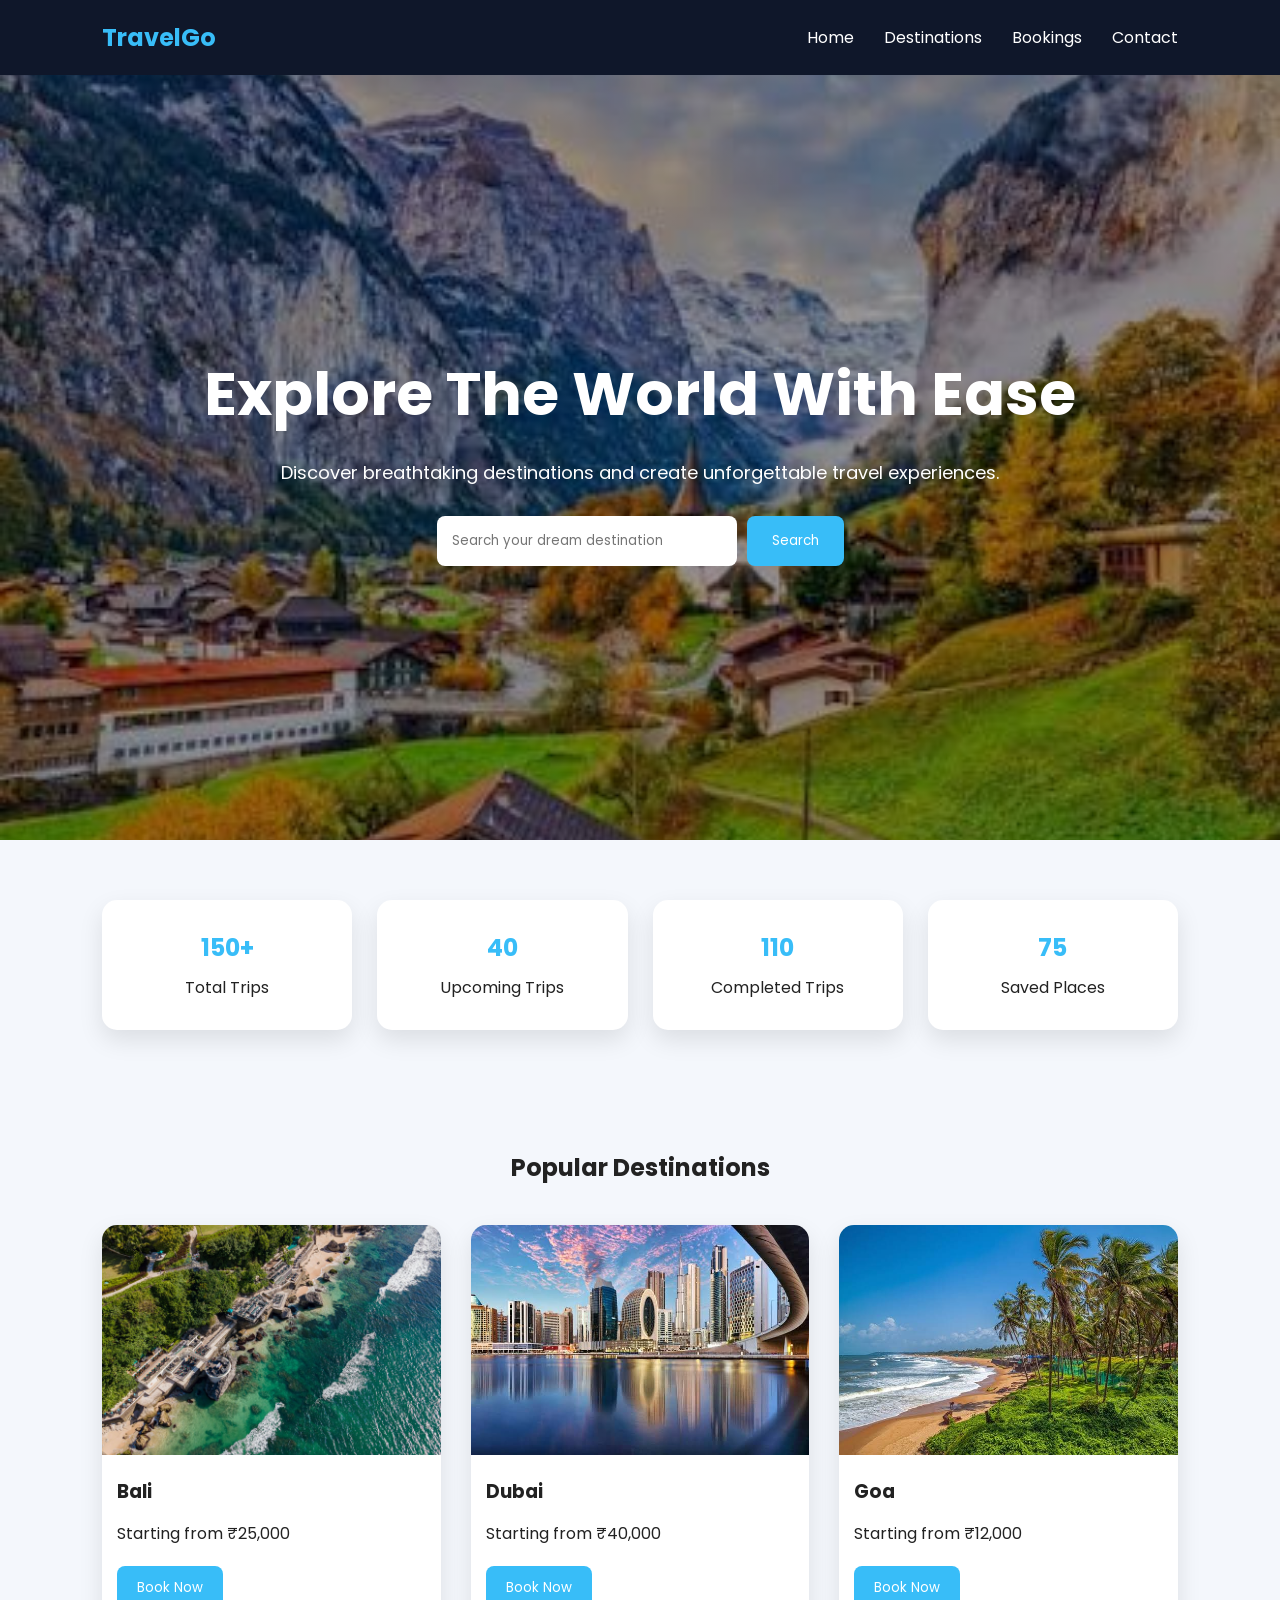
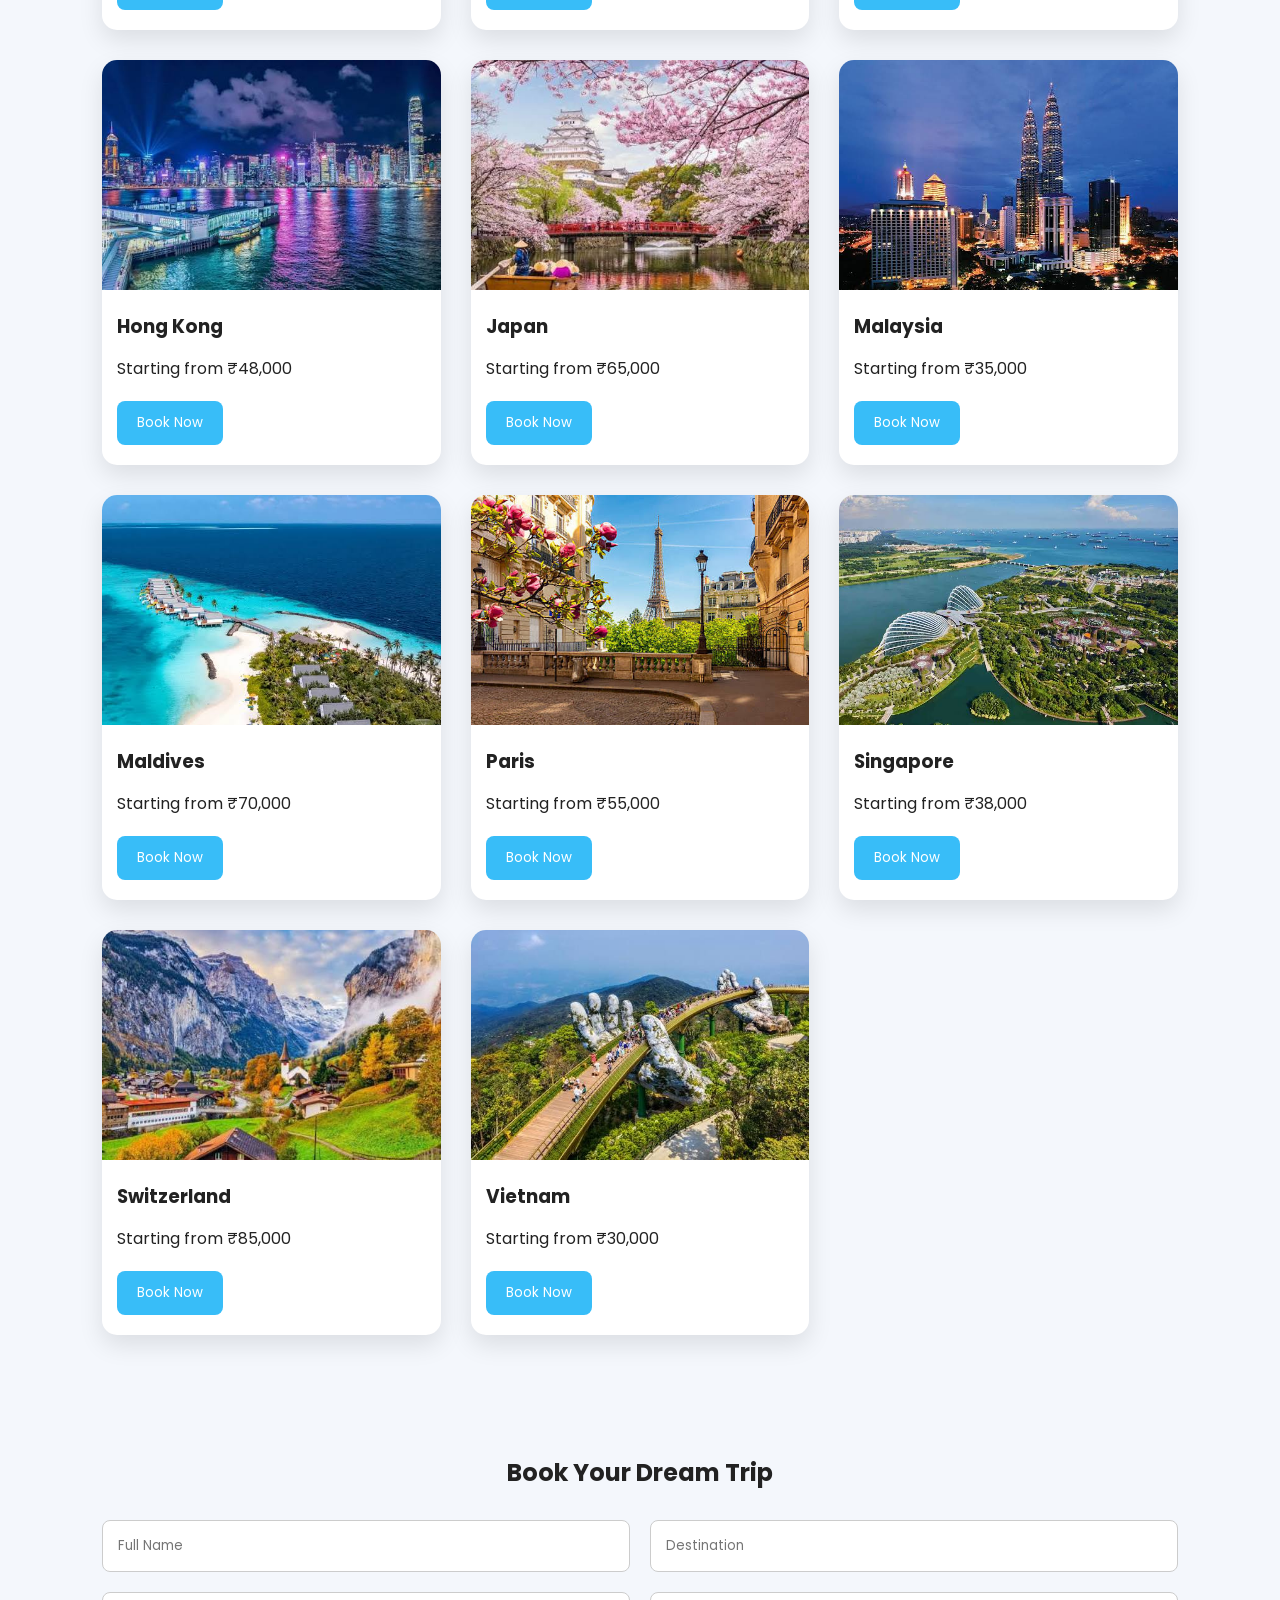
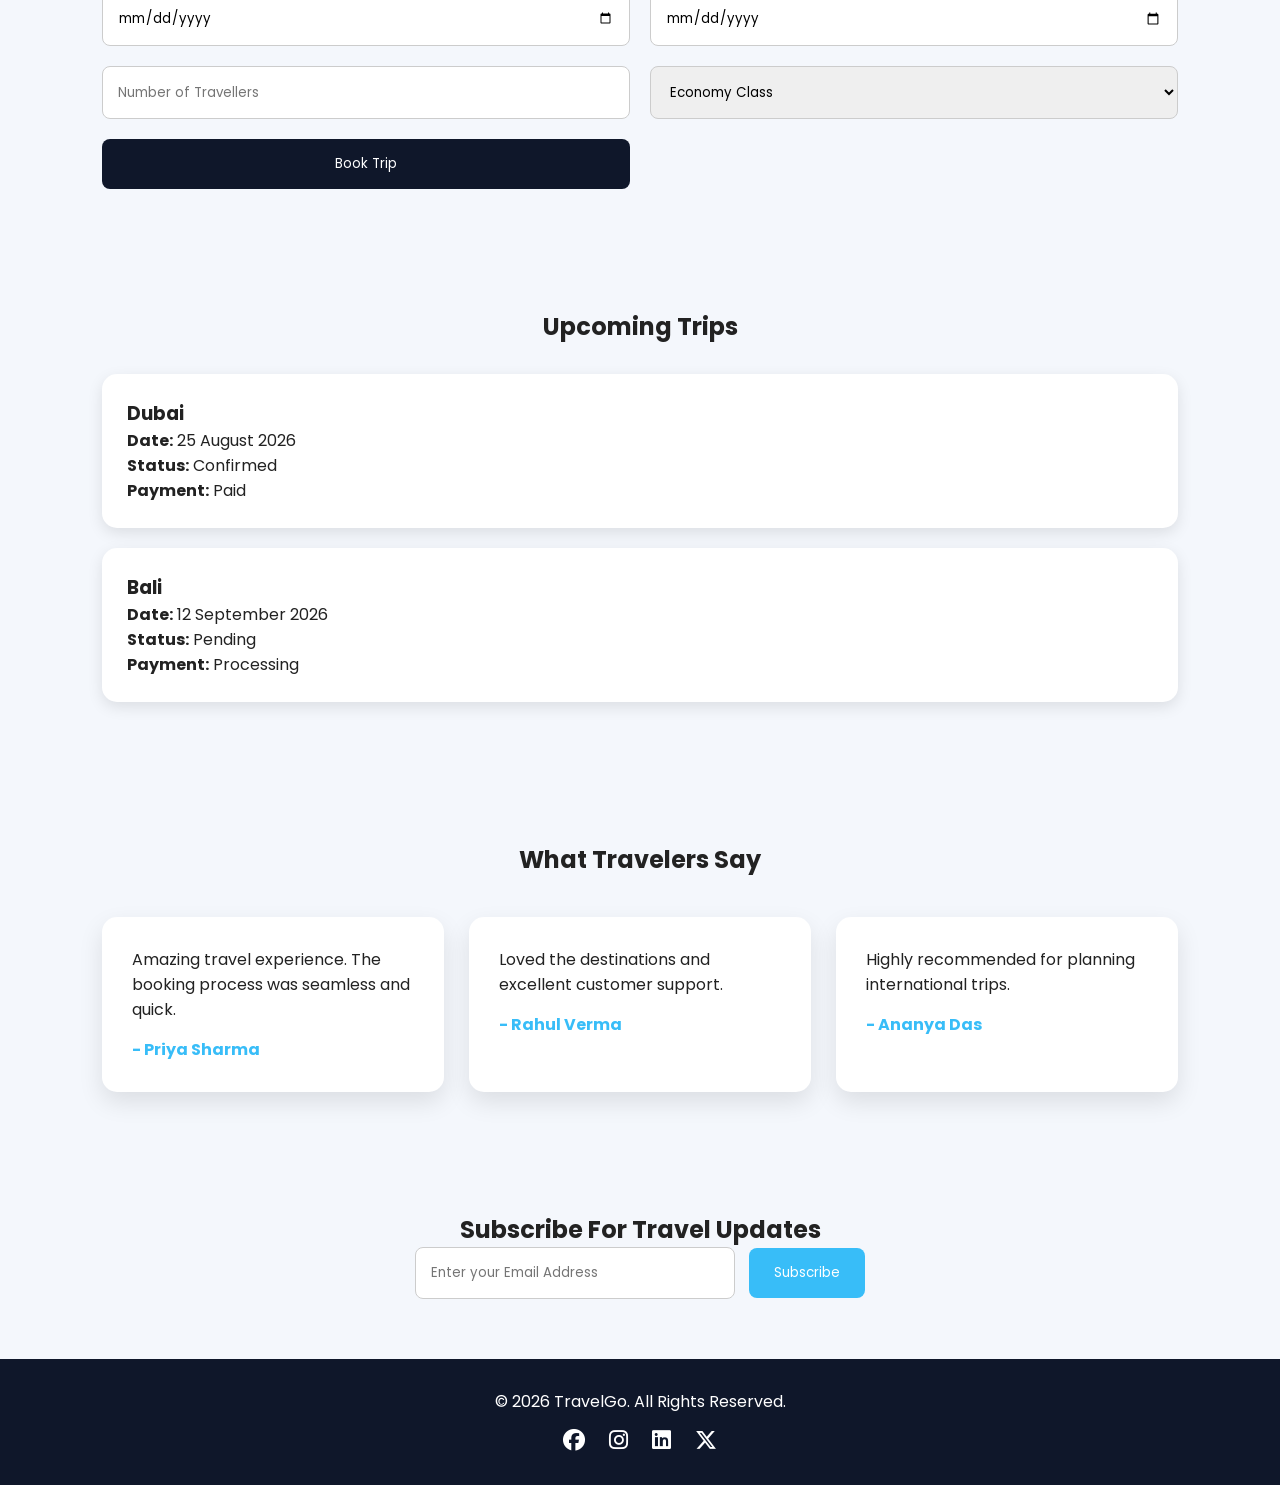
<file: index.html>
<!DOCTYPE html>
<html lang="en">

<head>
    <meta charset="UTF-8">
    <meta name="viewport" content="width=device-width, initial-scale=1.0">
    <title>TravelGo - Travel Booking Dashboard</title>
    <link rel="stylesheet" href="style.css">
    <link rel="icon" type="image/png" href="images/favicon.png">

    <!-- Font Awesome Icons -->
    <link rel="stylesheet"
        href="https://cdnjs.cloudflare.com/ajax/libs/font-awesome/6.7.2/css/all.min.css">
</head>

<body>

    <!-- ================= NAVBAR ================= -->

    <header>
        <nav class="navbar">

            <h2 class="logo">TravelGo</h2>

            <ul class="nav-links">
                <li><a href="#hero">Home</a></li>
                <li><a href="#destinations">Destinations</a></li>
                <li><a href="#booking">Bookings</a></li>
                <li><a href="#contact">Contact</a></li>
            </ul>

            <div class="menu-btn">
                <i class="fa-solid fa-bars"></i>
            </div>

        </nav>
    </header>


    <!-- ================= HERO SECTION ================= -->

    <section class="hero" id="hero">

        <div class="hero-content">

            <h1>Explore The World With Ease</h1>

            <p>
                Discover breathtaking destinations and create unforgettable travel experiences.
            </p>

            <div class="search-box">

               <input type="text"
                id="searchInput"
                placeholder="Search your dream destination">

                <button>Search</button>

            </div>

        </div>

    </section>



    <!-- ================= DASHBOARD CARDS ================= -->

    <section class="stats">

        <div class="card">
            <h2>150+</h2>
            <p>Total Trips</p>
        </div>

        <div class="card">
            <h2>40</h2>
            <p>Upcoming Trips</p>
        </div>

        <div class="card">
            <h2>110</h2>
            <p>Completed Trips</p>
        </div>

        <div class="card">
            <h2>75</h2>
            <p>Saved Places</p>
        </div>

    </section>



    <!-- ================= DESTINATIONS ================= -->

    <section class="destinations" id="destinations">

        <h2>Popular Destinations</h2>

        <div class="destination-grid" id="destinationGrid">


            <!-- Bali -->

            <div class="destination-card">
                <img src="images/bali.jpg" alt="Bali">
                <h3 class="destination-name">Bali</h3>
                <p>Starting from ₹25,000</p>
                <button>Book Now</button>
            </div>


            <!-- Dubai -->

            <div class="destination-card">
                <img src="images/dubai.jpeg" alt="Dubai">
                <h3 class="destination-name">Dubai</h3>
                <p>Starting from ₹40,000</p>
                <button>Book Now</button>
            </div>


            <!-- Goa -->

            <div class="destination-card">
                <img src="images/goa.jpeg" alt="Goa">
               <h3 class="destination-name">Goa</h3>
                <p>Starting from ₹12,000</p>
                <button>Book Now</button>
            </div>


            <!-- Hong Kong -->

            <div class="destination-card">
                <img src="images/hongkong.jpeg" alt="Hong Kong">
                <h3 class="destination-name">Hong Kong</h3>
                <p>Starting from ₹48,000</p>
                <button>Book Now</button>
            </div>


            <!-- Japan -->

            <div class="destination-card">
                <img src="images/japan.jpeg" alt="Japan">
                <h3 class="destination-name">Japan</h3>
                <p>Starting from ₹65,000</p>
                <button>Book Now</button>
            </div>


            <!-- Malaysia -->

            <div class="destination-card">
                <img src="images/malaysia.jpeg" alt="Malaysia">
                <h3 class="destination-name">Malaysia</h3>
                <p>Starting from ₹35,000</p>
                <button>Book Now</button>
            </div>


            <!-- Maldives -->

            <div class="destination-card">
                <img src="images/maldives.jpeg" alt="Maldives">
                <h3 class="destination-name">Maldives</h3>
                <p>Starting from ₹70,000</p>
                <button>Book Now</button>
            </div>


            <!-- Paris -->

            <div class="destination-card">
                <img src="images/paris.jpeg" alt="Paris">
                <h3 class="destination-name">Paris</h3>
                <p>Starting from ₹55,000</p>
                <button>Book Now</button>
            </div>


            <!-- Singapore -->

            <div class="destination-card">
                <img src="images/singapore.jpeg" alt="Singapore">
                <h3 class="destination-name">Singapore</h3>
                <p>Starting from ₹38,000</p>
                <button>Book Now</button>
            </div>


            <!-- Switzerland -->

            <div class="destination-card">
                <img src="images/switzerland.jpeg" alt="Switzerland">
                <h3 class="destination-name">Switzerland</h3>
                <p>Starting from ₹85,000</p>
                <button>Book Now</button>
            </div>


            <!-- Vietnam -->

            <div class="destination-card">
                <img src="images/vietnam.jpeg" alt="Vietnam">
                <h3 class="destination-name">Vietnam</h3>
                <p>Starting from ₹30,000</p>
                <button>Book Now</button>
            </div>

        </div>

    </section>



    <!-- ================= BOOKING FORM ================= -->

    <section class="booking" id="booking">

        <h2>Book Your Dream Trip</h2>

        <form id="bookingForm">

            <input type="text" placeholder="Full Name" required>

            <input type="text" placeholder="Destination" required>

            <input type="date" required>

            <input type="date" required>

            <input type="number" placeholder="Number of Travellers" required>

            <select required>
                <option>Economy Class</option>
                <option>Business Class</option>
                <option>First Class</option>
            </select>

            <button type="submit">
                Book Trip
            </button>

        </form>

    </section>



    <!-- ================= UPCOMING TRIPS ================= -->

    <section class="trips">

        <h2>Upcoming Trips</h2>

        <div class="trip-card">
            <h3>Dubai</h3>
            <p><strong>Date:</strong> 25 August 2026</p>
            <p><strong>Status:</strong> Confirmed</p>
            <p><strong>Payment:</strong> Paid</p>
        </div>


        <div class="trip-card">
            <h3>Bali</h3>
            <p><strong>Date:</strong> 12 September 2026</p>
            <p><strong>Status:</strong> Pending</p>
            <p><strong>Payment:</strong> Processing</p>
        </div>

    </section>



    <!-- ================= TESTIMONIALS ================= -->

    <section class="reviews">

        <h2>What Travelers Say</h2>

        <div class="review-container">

            <div class="review-card">
                <p>
                    Amazing travel experience. The booking process was seamless and quick.
                </p>
                <h4>- Priya Sharma</h4>
            </div>


            <div class="review-card">
                <p>
                    Loved the destinations and excellent customer support.
                </p>
                <h4>- Rahul Verma</h4>
            </div>


            <div class="review-card">
                <p>
                    Highly recommended for planning international trips.
                </p>
                <h4>- Ananya Das</h4>
            </div>

        </div>

    </section>



    <!-- ================= NEWSLETTER ================= -->

    <section class="newsletter">

        <h2>Subscribe For Travel Updates</h2>

        <input type="email" placeholder="Enter your Email Address">

        <button>Subscribe</button>

    </section>



    <!-- ================= FOOTER ================= -->

    <footer id="contact">

        <p>
            © 2026 TravelGo. All Rights Reserved.
        </p>

        <div class="social-icons">

            <i class="fa-brands fa-facebook"></i>
            <i class="fa-brands fa-instagram"></i>
            <i class="fa-brands fa-linkedin"></i>
            <i class="fa-brands fa-x-twitter"></i>

        </div>

    </footer>


    <!-- JavaScript -->
    <script src="script.js"></script>

</body>

</html>
</file>
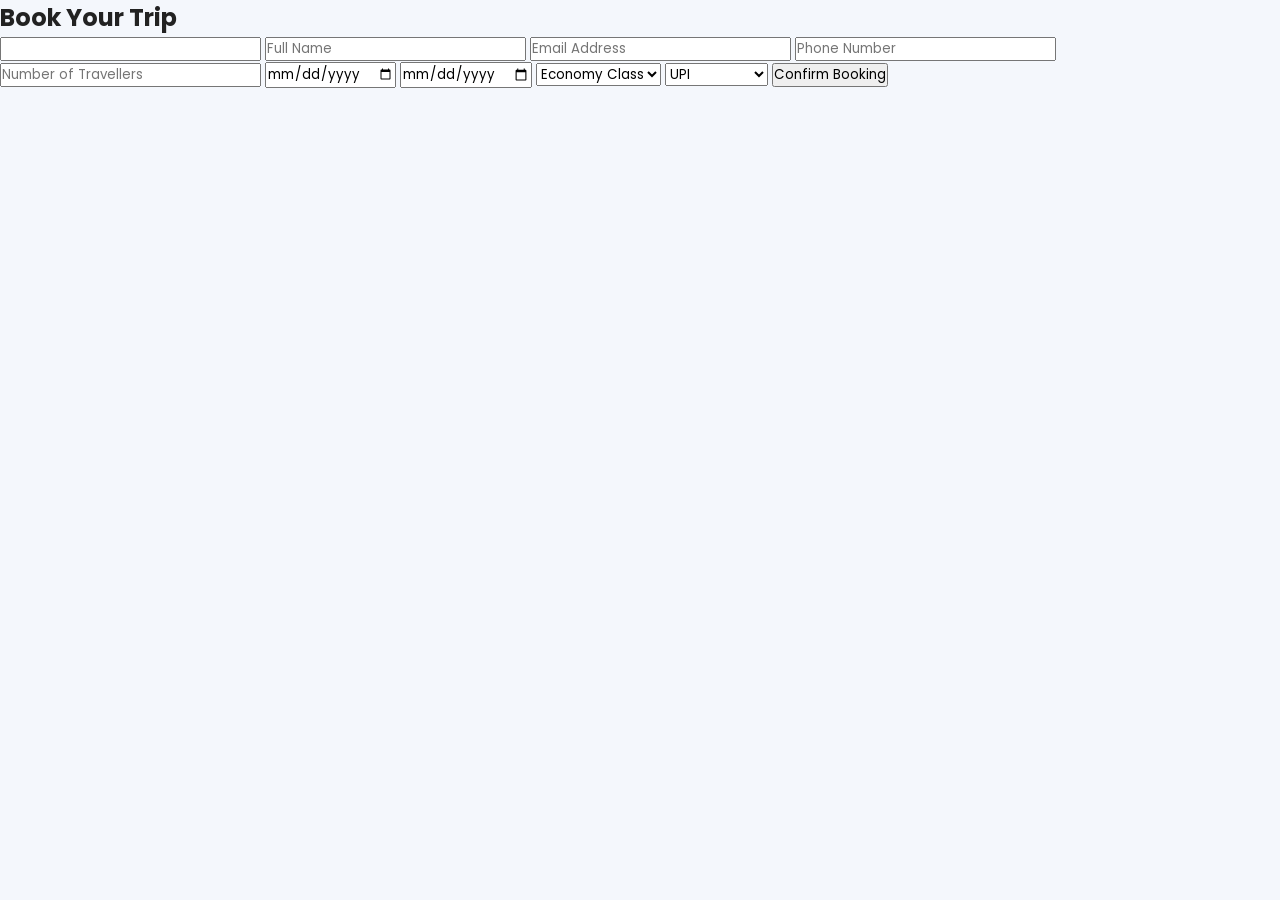
<file: booking.html>
<!DOCTYPE html>
<html lang="en">

<head>
    <meta charset="UTF-8">
    <meta name="viewport" content="width=device-width, initial-scale=1.0">
    <title>Book Your Trip - TravelGo</title>

    <link rel="stylesheet" href="style.css">

    <link rel="stylesheet"
        href="https://cdnjs.cloudflare.com/ajax/libs/font-awesome/6.7.2/css/all.min.css">

</head>

<body>

    <section class="booking-page">

        <div class="booking-card">

            <h1>Book Your Trip</h1>

            <!-- Destination Name -->
            <input type="text"
                id="selectedDestination"
                readonly>

            <!-- Full Name -->
            <input type="text"
                placeholder="Full Name"
                required>

            <!-- Email -->
            <input type="email"
                placeholder="Email Address"
                required>

            <!-- Phone Number -->
            <input type="tel"
                placeholder="Phone Number"
                required>

            <!-- Number of Travellers -->
            <input type="number"
                placeholder="Number of Travellers"
                required>

            <!-- Check In -->
            <input type="date"
                required>

            <!-- Check Out -->
            <input type="date"
                required>

            <!-- Travel Class -->
            <select required>

                <option>Economy Class</option>
                <option>Business Class</option>
                <option>First Class</option>

            </select>


            <!-- Payment Method -->

            <select required>

                <option>UPI</option>
                <option>Credit Card</option>
                <option>Debit Card</option>
                <option>Net Banking</option>

            </select>


            <!-- Confirm Booking -->

            <button id="confirmBooking">
    Confirm Booking
</button>

<p id="bookingMessage"></p>

        </div>

    </section>


    <script src="script.js"></script>

</body>

</html>
</file>
<file: style.css>
/* GOOGLE FONT */

@import url('https://fonts.googleapis.com/css2?family=Poppins:wght@300;400;500;600;700&display=swap');

*{
    margin:0;
    padding:0;
    box-sizing:border-box;
    font-family:'Poppins',sans-serif;
}

html{
    scroll-behavior:smooth;
}

body{
    background:#f4f7fc;
    color:#222;
}


/* NAVBAR */

.navbar{
    display:flex;
    justify-content:space-between;
    align-items:center;
    padding:20px 8%;
    background:#0f172a;
    color:white;
    position:sticky;
    top:0;
    z-index:100;
}

.logo{
    color:#38bdf8;
    cursor:pointer;
}

.nav-links{
    display:flex;
    gap:30px;
    list-style:none;
}

.nav-links a{
    text-decoration:none;
    color:white;
    transition:0.3s;
}

.nav-links a:hover{
    color:#38bdf8;
}

.menu-btn{
    display:none;
    font-size:25px;
    cursor:pointer;
}


/* HERO SECTION */

.hero{
    min-height:85vh;
    background:linear-gradient(rgba(0,0,0,0.4),
    rgba(0,0,0,0.4)),
    url("images/switzerland.jpeg");

    background-size:cover;
    background-position:center;
    display:flex;
    justify-content:center;
    align-items:center;
    text-align:center;
    padding:20px;
}

.hero-content{
    color:white;
}

.hero-content h1{
    font-size:60px;
    margin-bottom:20px;
}

.hero-content p{
    font-size:18px;
    margin-bottom:30px;
}

.search-box{
    display:flex;
    justify-content:center;
    gap:10px;
    flex-wrap:wrap;
}

.search-box input{
    padding:15px;
    width:300px;
    border:none;
    border-radius:8px;
}

.search-box button{
    padding:15px 25px;
    border:none;
    border-radius:8px;
    background:#38bdf8;
    color:white;
    cursor:pointer;
}

.search-box button:hover{
    background:#0284c7;
}


/* DASHBOARD CARDS */

.stats{
    display:grid;
    grid-template-columns:repeat(auto-fit,minmax(220px,1fr));
    gap:25px;
    padding:60px 8%;
}

.card{
    background:white;
    padding:30px;
    text-align:center;
    border-radius:15px;
    box-shadow:0 10px 25px rgba(0,0,0,0.1);
}

.card h2{
    color:#38bdf8;
    margin-bottom:10px;
}


/* DESTINATIONS */

.destinations{
    padding:60px 8%;
}

.destinations h2{
    text-align:center;
    margin-bottom:40px;
}

.destination-grid{
    display:grid;
    grid-template-columns:repeat(auto-fit,minmax(280px,1fr));
    gap:30px;
}

.destination-card{
    background:white;
    border-radius:15px;
    overflow:hidden;
    box-shadow:0 10px 25px rgba(0,0,0,0.1);
    transition:0.4s;
}

.destination-card:hover{
    transform:translateY(-8px);
}

.destination-card img{
    width:100%;
    height:230px;
    object-fit:cover;
}

.destination-card h3{
    padding:15px;
}

.destination-card p{
    padding:0 15px;
}

.destination-card button{
    margin:20px 15px;
    padding:12px 20px;
    border:none;
    background:#38bdf8;
    color:white;
    border-radius:8px;
    cursor:pointer;
}
 
.destination-card:hover{
    transform: translateY(-10px);
    box-shadow: 0 15px 30px rgba(0,0,0,0.15);
}

/* BOOKING FORM */

.booking{
    padding:60px 8%;
}

.booking h2{
    text-align:center;
    margin-bottom:30px;
}

#bookingForm{
    display:grid;
    grid-template-columns:1fr 1fr;
    gap:20px;
}

#bookingForm input,
#bookingForm select{
    padding:15px;
    border:1px solid #ccc;
    border-radius:8px;
}

#bookingForm button{
    padding:15px;
    border:none;
    background:#0f172a;
    color:white;
    border-radius:8px;
    cursor:pointer;
}


/* UPCOMING TRIPS */

.trips{
    padding:60px 8%;
}

.trips h2{
    text-align:center;
    margin-bottom:30px;
}

.trip-card{
    background:white;
    padding:25px;
    margin-bottom:20px;
    border-radius:15px;
    box-shadow:0 5px 15px rgba(0,0,0,0.1);
}


/* TESTIMONIALS */

.reviews{
    padding:60px 8%;
}

.reviews h2{
    text-align:center;
    margin-bottom:40px;
}

.review-container{
    display:grid;
    grid-template-columns:repeat(auto-fit,minmax(280px,1fr));
    gap:25px;
}

.review-card{
    background:white;
    padding:30px;
    border-radius:15px;
    box-shadow:0 10px 25px rgba(0,0,0,0.1);
}

.review-card h4{
    margin-top:15px;
    color:#38bdf8;
}


/* NEWSLETTER */

.newsletter{
    padding:60px 8%;
    text-align:center;
}

.newsletter input{
    padding:15px;
    width:320px;
    border-radius:8px;
    border:1px solid #ccc;
}

.newsletter button{
    padding:15px 25px;
    margin-left:10px;
    border:none;
    background:#38bdf8;
    color:white;
    border-radius:8px;
    cursor:pointer;
}


/* FOOTER */

footer{
    background:#0f172a;
    color:white;
    text-align:center;
    padding:30px;
}

.social-icons{
    margin-top:15px;
}

.social-icons i{
    margin:0 10px;
    font-size:22px;
    cursor:pointer;
}


/* RESPONSIVE DESIGN */

@media(max-width:768px){

    .hero-content h1{
        font-size:38px;
    }

    .nav-links{
    display:none;
    flex-direction:column;
    position:absolute;
    top:80px;
    right:20px;
    width:220px;
    background:#0f172a;
    padding:20px;
    border-radius:10px;
    gap:20px;
}

    .menu-btn{
        display:block;
    }

    #bookingForm{
        grid-template-columns:1fr;
    }

    .newsletter input{
        width:100%;
        margin-bottom:15px;
    }

    .newsletter button{
        margin-left:0;
    }

}

@media(max-width:480px){

    .hero-content h1{
        font-size:30px;
    }

    .search-box input{
        width:100%;
    }

    .nav-links.active{
    display:flex;
}

/* BOOKING PAGE */

.booking-page {

    min-height: 100vh;
    display: flex;
    justify-content: center;
    align-items: center;
    padding: 50px 20px;
    background: #f4f7fc;

}


.booking-card {

    width: 90%;
    max-width: 700px;
    background: white;
    padding: 35px;
    border-radius: 20px;
    box-shadow: 0 15px 30px rgba(0,0,0,0.1);

}


.booking-card h1 {

    text-align: center;
    margin-bottom: 30px;
    color: #0f172a;

}


.booking-card input,
.booking-card select {

    width: 100%;
    padding: 15px;
    margin-bottom: 18px;
    border-radius: 10px;
    border: 1px solid #ccc;

}


#confirmBooking {

    width: 100%;
    padding: 15px;
    border: none;
    border-radius: 10px;
    background: #38bdf8;
    color: white;
    cursor: pointer;
    font-size: 18px;

}


#confirmBooking:hover {

    background: #0284c7;

}


#bookingMessage {

    margin-top: 25px;
    text-align: center;
    line-height: 1.8;
    color: green;

}


/* TABLET */

@media (max-width:768px) {

    .booking-card {

        padding: 25px;

    }

}


/* MOBILE */

@media (max-width:480px) {

    .booking-card {

        width: 95%;
        padding: 20px;

    }

    .booking-card h1 {

        font-size: 28px;

    }

}

}
</file>
